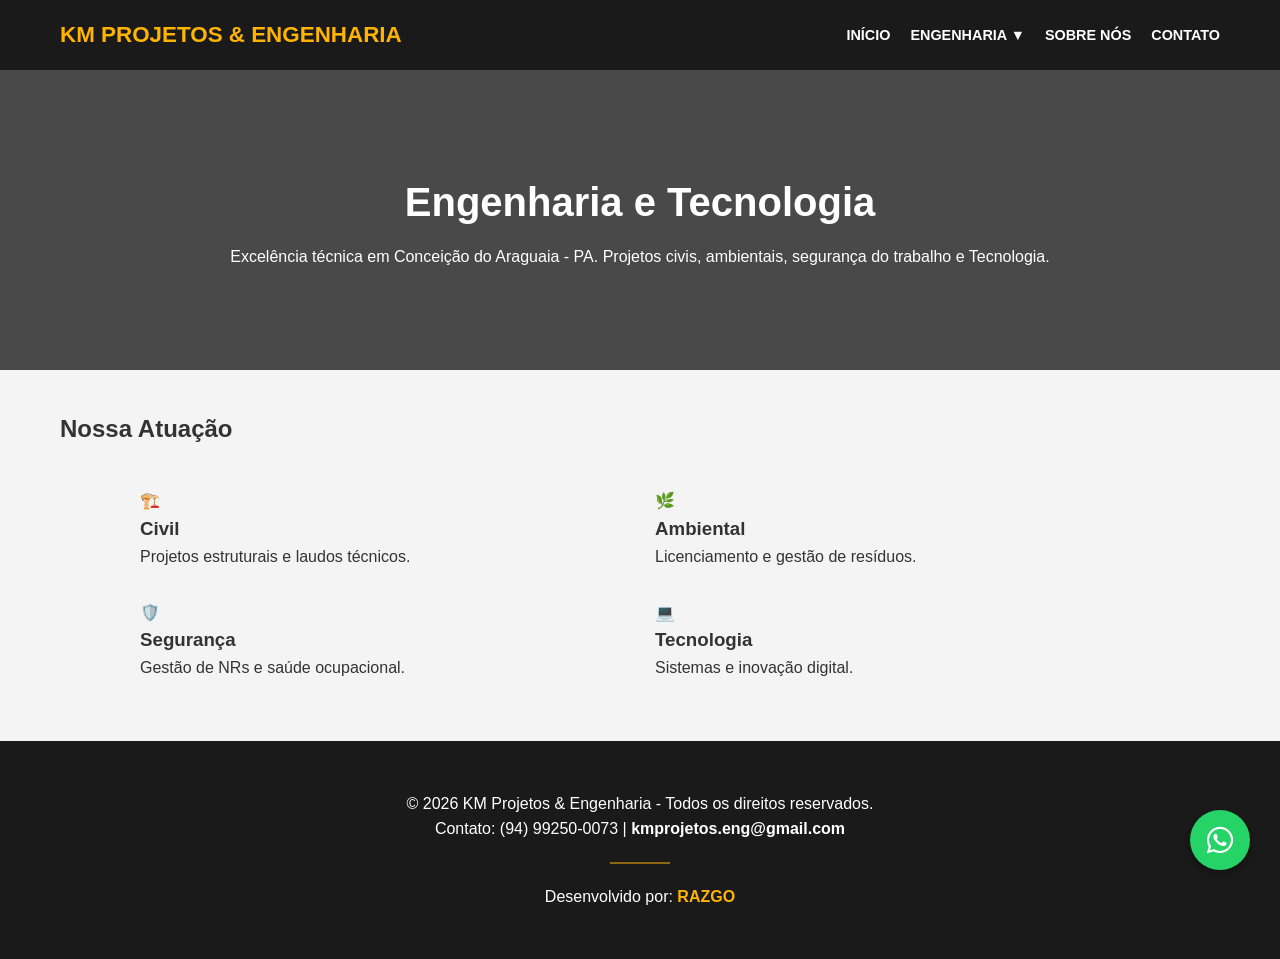
<file: index.html>
<!DOCTYPE html>
<html lang="pt-br">
<head>
    <meta charset="UTF-8">
    <meta name="viewport" content="width=device-width, initial-scale=1.0">
    <link rel="icon" type="image/png" sizes="32x32" href="/favicon.png">
    <link rel="icon" type="image/png" sizes="16x16" href="/favicon.png">
    <link rel="shortcut icon" href="/favicon.png">
    <title>KM PROJETOS & ENGENHARIA | Início</title>
    <link rel="stylesheet" href="style.css">
    <link rel="stylesheet" href="https://cdnjs.cloudflare.com/ajax/libs/font-awesome/6.0.0/css/all.min.css">
</head>
<body>
    <header>
        <nav class="navbar">
            <div class="logo">KM PROJETOS & ENGENHARIA</div>
            
            <input type="checkbox" id="menu-check" style="display: none;">
            <label for="menu-check" class="menu-btn"><i class="fas fa-bars"></i></label>
            
            <ul class="nav-links">
                <li><a href="index.html">INÍCIO</a></li>
                <li class="dropdown" onclick="void(0)">
                    <a href="#">ENGENHARIA ▼</a>
                    <ul class="dropdown-content">
                        <li><a href="engenharia/civil.html">CIVIL</a></li>
                        <li><a href="engenharia/ambiental.html">AMBIENTAL</a></li>
                        <li><a href="engenharia/segurança.html">SEGURANÇA</a></li>
                        <li><a href="engenharia/tecnologia.html">TECNOLOGIA</a></li>
                    </ul>
                </li>
                <li><a href="sobre.html">SOBRE NÓS</a></li>
                <li><a href="contato.html">CONTATO</a></li>
            </ul>
            
        </nav>
    </header>

    <main>
        <section class="hero">
            <h1>Engenharia e Tecnologia</h1>
            <p>Excelência técnica em Conceição do Araguaia - PA. Projetos civis, ambientais, segurança do trabalho e Tecnologia.</p>
        </section>

        <section class="container">
            <h2>Nossa Atuação</h2>
            <div class="grid-servicos">
                <div class="card"><span class="icon">🏗️</span><h3>Civil</h3><p>Projetos estruturais e laudos técnicos.</p></div>
                <div class="card"><span class="icon">🌿</span><h3>Ambiental</h3><p>Licenciamento e gestão de resíduos.</p></div>
                <div class="card"><span class="icon">🛡️</span><h3>Segurança</h3><p>Gestão de NRs e saúde ocupacional.</p></div>
                <div class="card"><span class="icon">💻</span><h3>Tecnologia</h3><p>Sistemas e inovação digital.</p></div>
            </div>
        </section>
    </main>

    <footer>
        <div class="footer-content">
            <p>&copy; 2026 KM Projetos & Engenharia - Todos os direitos reservados.</p>
            <p>Contato: (94) 99250-0073 | <strong>kmprojetos.eng@gmail.com</strong></p>
            <hr style="width: 60px; margin: 20px auto; border: 1px solid #ffb400; opacity: 0.5;">
            <p>Desenvolvido por: <a href="https://razgo.com.br" target="_blank" style="color: #ffb400; text-decoration: none; font-weight: bold;">RAZGO</a></p>
        </div>
    </footer>
    
    <a href="https://wa.me/5594992500073" class="whatsapp-float" target="_blank">
        <i class="fab fa-whatsapp"></i>
    </a>
    
</body>
</html>
</file>
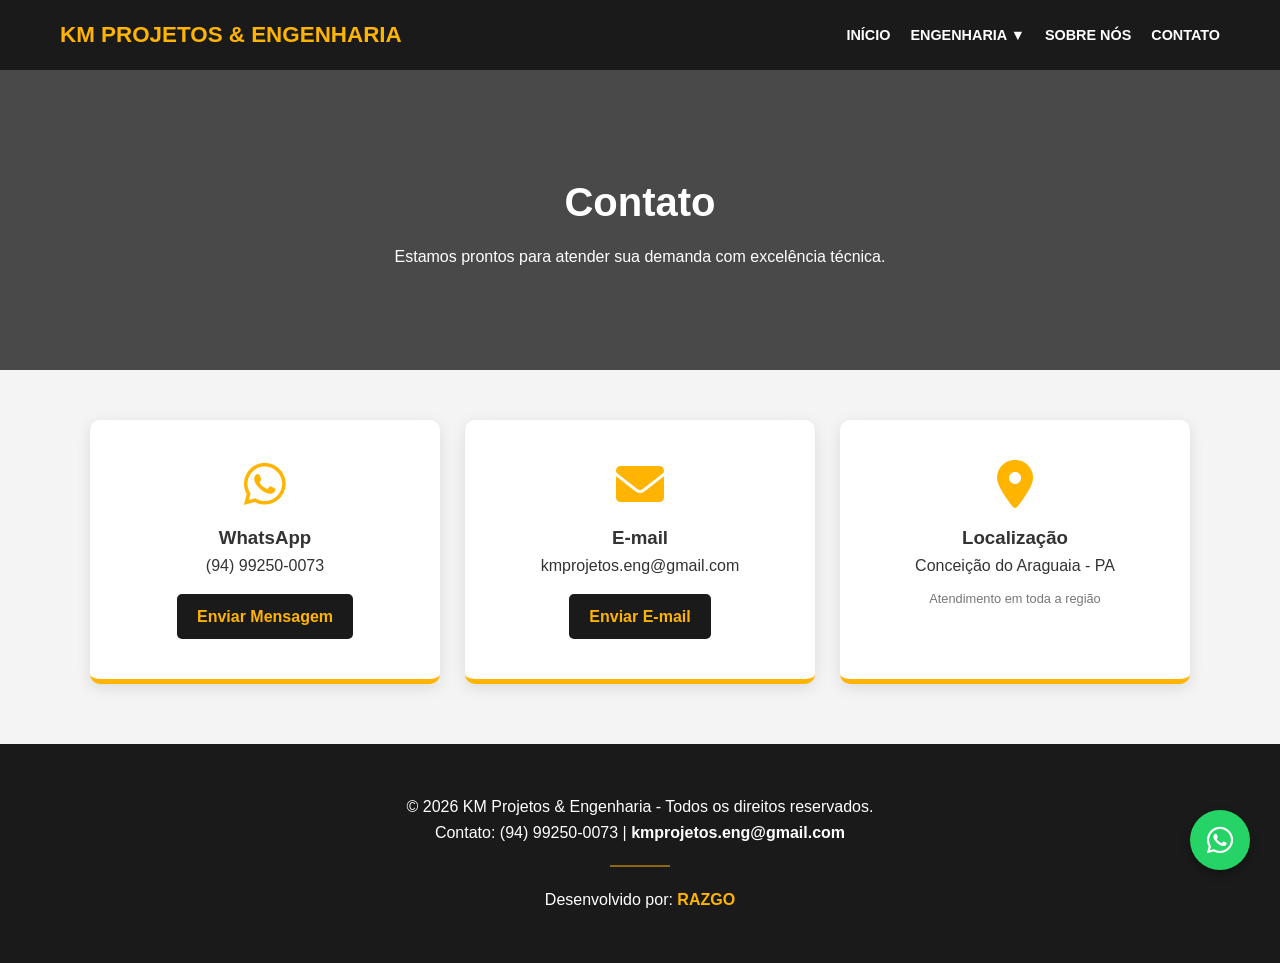
<file: contato.html>
<!DOCTYPE html>
<html lang="pt-br">
<head>
    <meta charset="UTF-8">
    <meta name="viewport" content="width=device-width, initial-scale=1.0">
    <link rel="icon" type="image/png" sizes="32x32" href="/favicon.png">
    <link rel="icon" type="image/png" sizes="16x16" href="/favicon.png">
    <link rel="shortcut icon" href="/favicon.png">
    <title>Contato | KM PROJETOS & ENGENHARIA</title>
    <link rel="stylesheet" href="style.css">
    <link rel="stylesheet" href="https://cdnjs.cloudflare.com/ajax/libs/font-awesome/6.0.0/css/all.min.css">
</head>
<body>
    <header>
        <nav class="navbar">
            <div class="logo">KM PROJETOS & ENGENHARIA</div>
            
            <input type="checkbox" id="menu-check" style="display: none;">
            <label for="menu-check" class="menu-btn"><i class="fas fa-bars"></i></label>
            
            <ul class="nav-links">
                <li><a href="index.html">INÍCIO</a></li>
                <li class="dropdown" onclick="void(0)">
                    <a href="#">ENGENHARIA ▼</a>
                    <ul class="dropdown-content">
                        <li><a href="civil.html">CIVIL</a></li>
                        <li><a href="ambiental.html">AMBIENTAL</a></li>
                        <li><a href="segurança.html">SEGURANÇA</a></li>
                        <li><a href="tecnologia.html">TECNOLOGIA</a></li>
                    </ul>
                </li>
                <li><a href="sobre.html">SOBRE NÓS</a></li>
                <li><a href="contato.html">CONTATO</a></li>
            </ul>

        </nav>
    </header>

    <section class="hero">
        <h1>Contato</h1>
        <p>Estamos prontos para atender sua demanda com excelência técnica.</p>
    </section>

    <main class="container">
        <div class="contato-grid">
            
            <div class="contato-card">
                <i class="fab fa-whatsapp contato-icon"></i>
                <h3>WhatsApp</h3>
                <p>(94) 99250-0073</p>
                <a href="https://wa.me/5594992500073" target="_blank" class="btn-contato">Enviar Mensagem</a>
            </div>

            <div class="contato-card">
                <i class="fas fa-envelope contato-icon"></i>
                <h3>E-mail</h3>
                <p>kmprojetos.eng@gmail.com</p>
                <a href="mailto:kmprojetos.eng@gmail.com" class="btn-contato">Enviar E-mail</a>
            </div>

            <div class="contato-card">
                <i class="fas fa-map-marker-alt contato-icon"></i>
                <h3>Localização</h3>
                <p>Conceição do Araguaia - PA</p>
                <p style="font-size: 0.8rem; color: #777; margin-top: 10px;">Atendimento em toda a região</p>
            </div>

        </div>
    </main>

    <footer>
        <div class="footer-content">
            <p>&copy; 2026 KM Projetos & Engenharia - Todos os direitos reservados.</p>
            <p>Contato: (94) 99250-0073 | <strong>kmprojetos.eng@gmail.com</strong></p>
            <hr style="width: 60px; margin: 20px auto; border: 1px solid #ffb400; opacity: 0.5;">
            <p>Desenvolvido por: <a href="https://razgo.com.br" target="_blank" style="color: #ffb400; text-decoration: none; font-weight: bold;">RAZGO</a></p>
        </div>
    </footer>

    <a href="https://wa.me/5594992500073" class="whatsapp-float" target="_blank">
        <i class="fab fa-whatsapp"></i>
    </a>

</body>
</html>
</file>
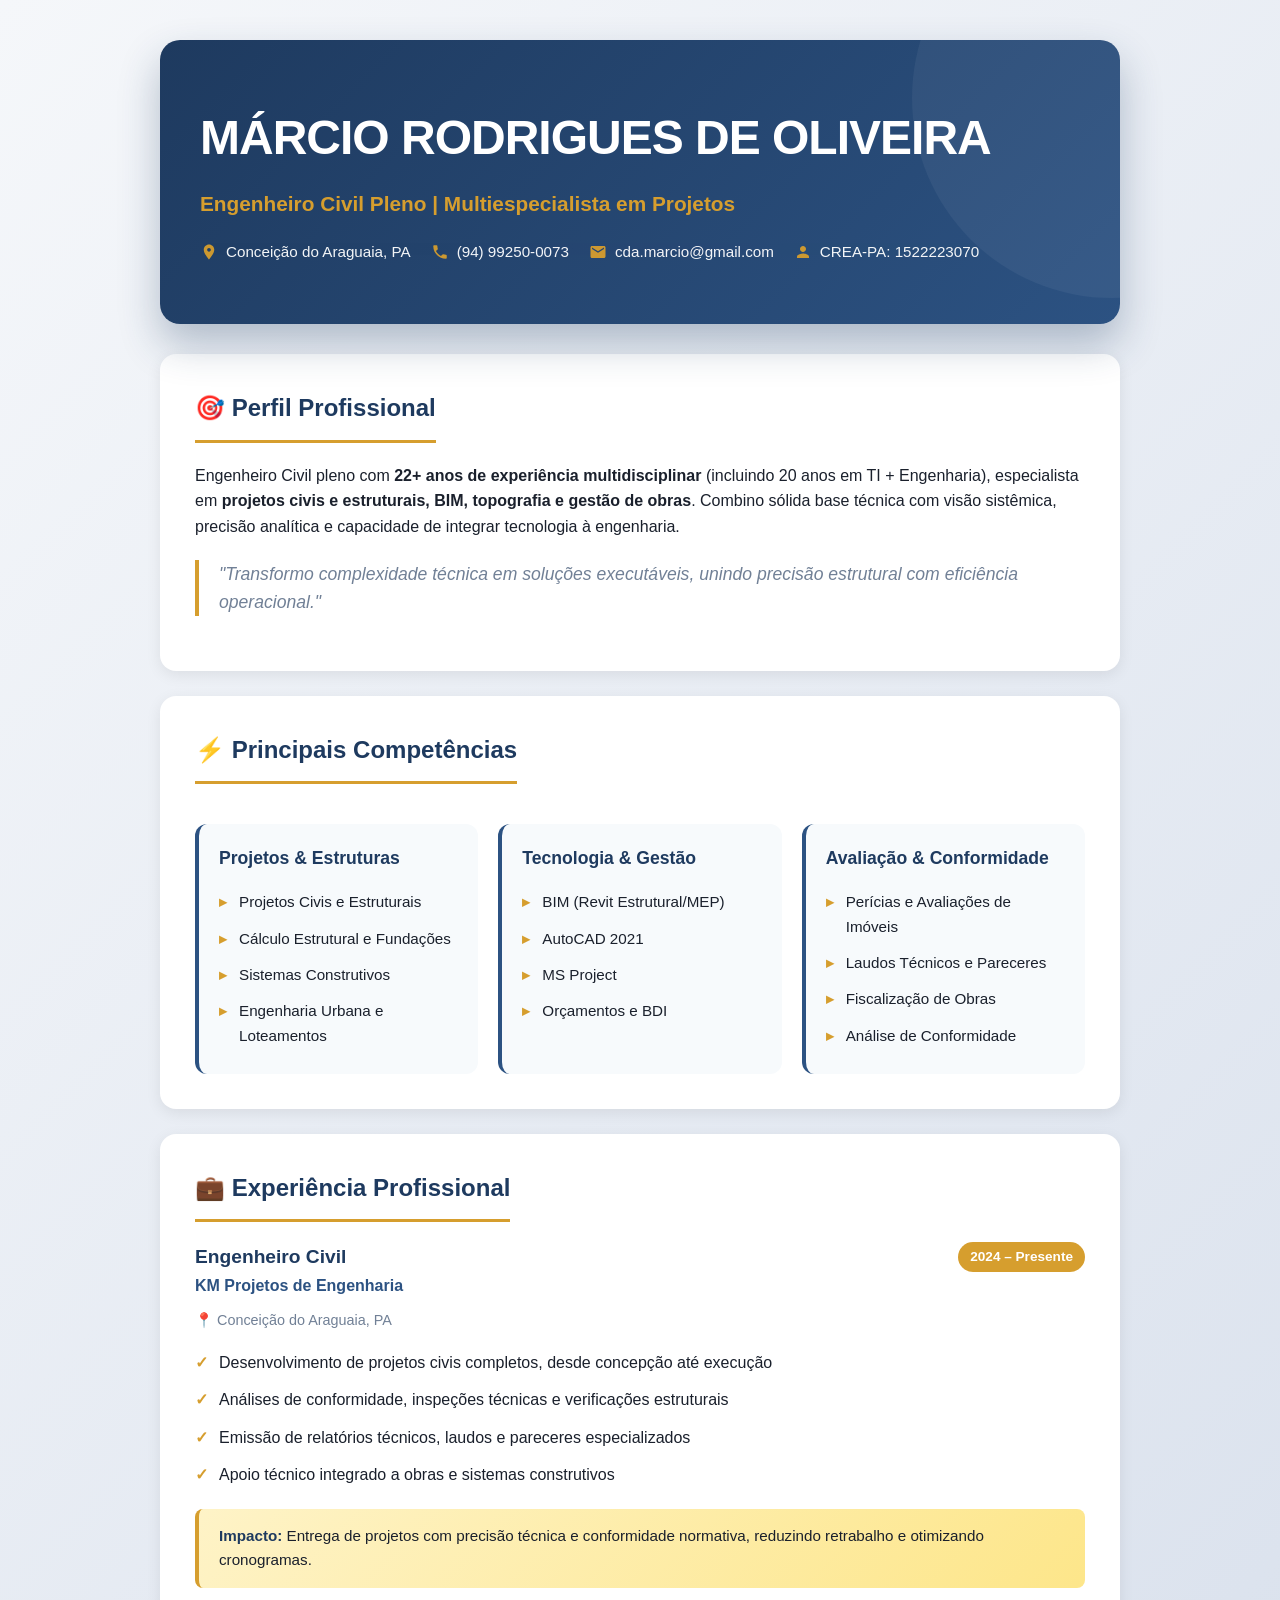
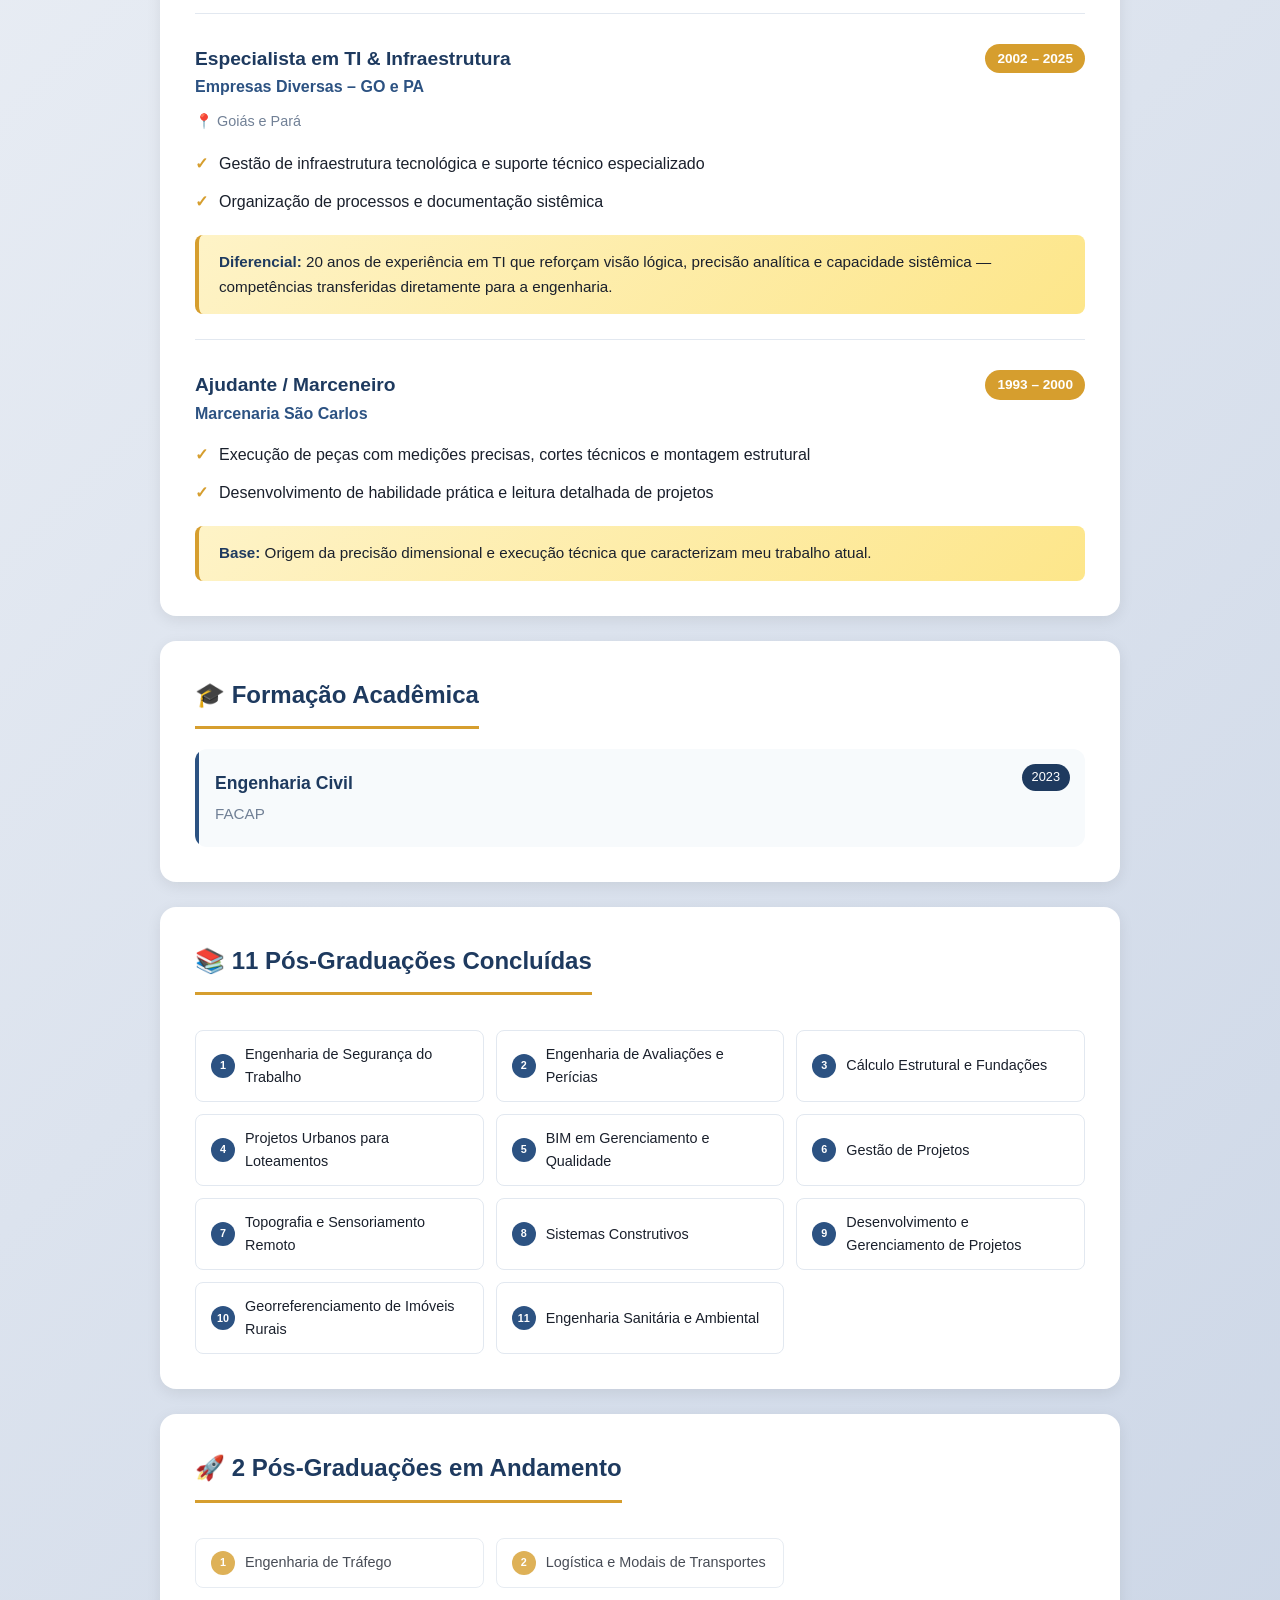
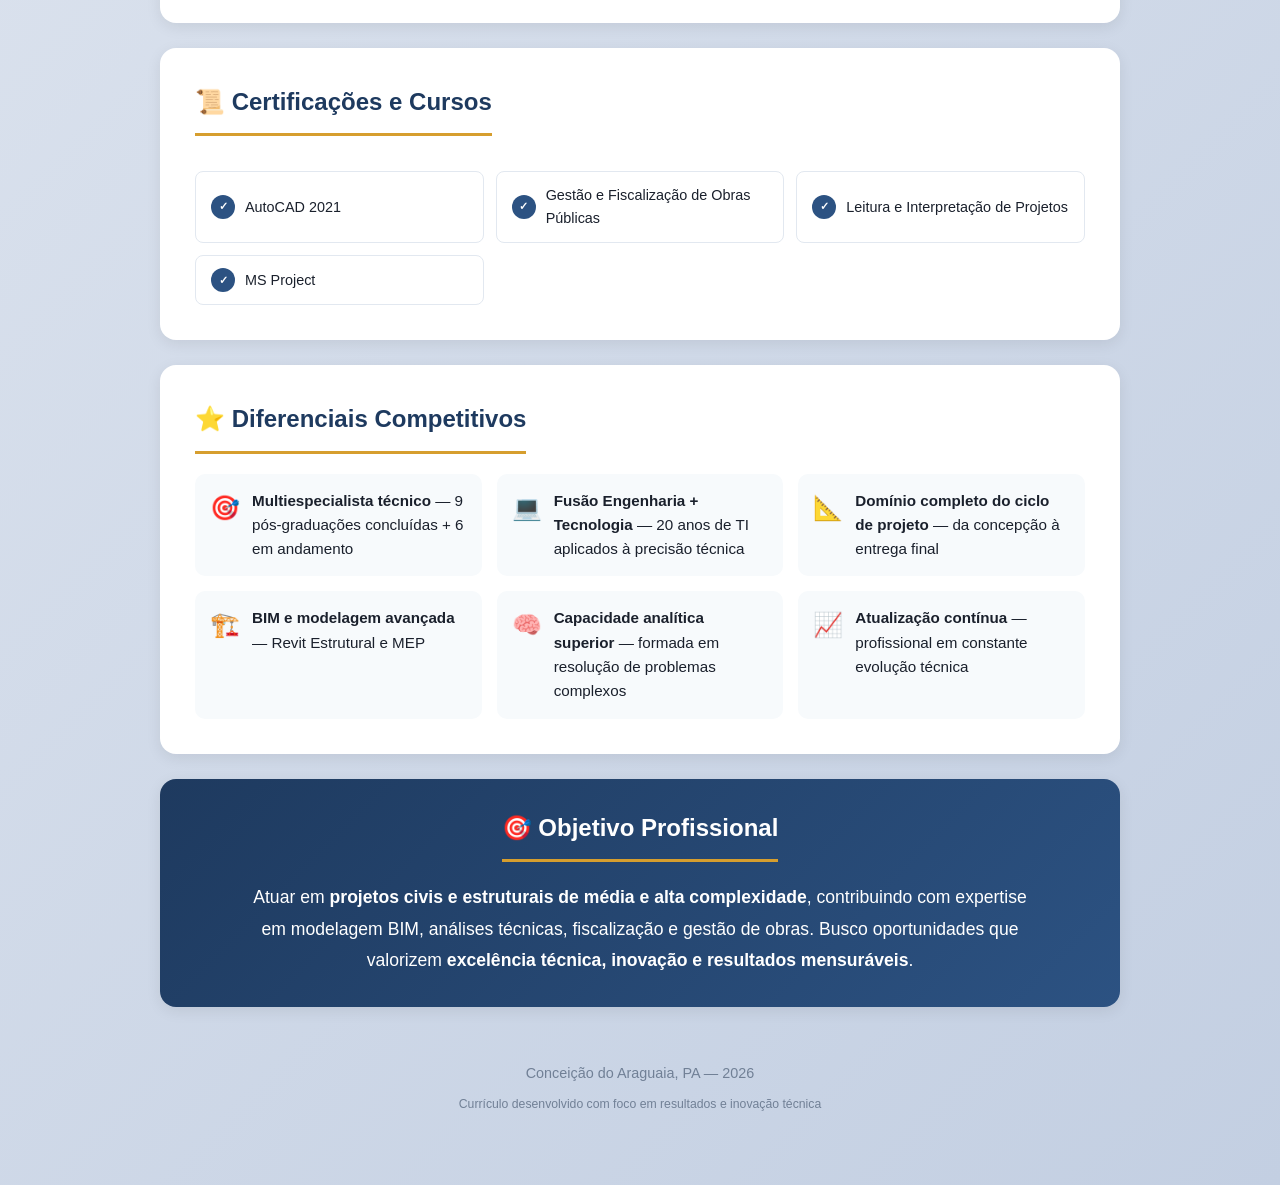
<file: marcio.html>
<!DOCTYPE html>
<html lang="pt-BR">
<head>
    <meta charset="UTF-8">
    <meta name="viewport" content="width=device-width, initial-scale=1.0">
    <title>Márcio Rodrigues de Oliveira - Engenheiro Civil Pleno</title>
    <style>
        * {
            margin: 0;
            padding: 0;
            box-sizing: border-box;
        }

        :root {
            --primary: #1e3a5f;
            --secondary: #2c5282;
            --accent: #d69e2e;
            --light: #f7fafc;
            --dark: #1a202c;
            --gray: #718096;
            --border: #e2e8f0;
        }

        body {
            font-family: 'Segoe UI', Tahoma, Geneva, Verdana, sans-serif;
            background: linear-gradient(135deg, #f5f7fa 0%, #c3cfe2 100%);
            color: var(--dark);
            line-height: 1.6;
            min-height: 100vh;
        }

        .container {
            max-width: 1000px;
            margin: 0 auto;
            padding: 40px 20px;
        }

        header {
            background: linear-gradient(135deg, var(--primary) 0%, var(--secondary) 100%);
            color: white;
            padding: 60px 40px;
            border-radius: 20px;
            margin-bottom: 30px;
            box-shadow: 0 20px 40px rgba(30, 58, 95, 0.3);
            position: relative;
            overflow: hidden;
        }

        header::before {
            content: '';
            position: absolute;
            top: -50%;
            right: -20%;
            width: 400px;
            height: 400px;
            background: rgba(255,255,255,0.05);
            border-radius: 50%;
        }

        .header-content {
            position: relative;
            z-index: 1;
        }

        h1 {
            font-size: 3em;
            font-weight: 700;
            margin-bottom: 10px;
            letter-spacing: -1px;
        }

        .subtitle {
            font-size: 1.3em;
            color: var(--accent);
            font-weight: 600;
            margin-bottom: 20px;
        }

        .contact-info {
            display: flex;
            flex-wrap: wrap;
            gap: 20px;
            font-size: 0.95em;
            opacity: 0.95;
        }

        .contact-info span {
            display: flex;
            align-items: center;
            gap: 8px;
        }

        .contact-info svg {
            width: 18px;
            height: 18px;
            fill: var(--accent);
        }

        .section {
            background: white;
            border-radius: 16px;
            padding: 35px;
            margin-bottom: 25px;
            box-shadow: 0 4px 15px rgba(0,0,0,0.08);
            transition: transform 0.3s ease, box-shadow 0.3s ease;
        }

        .section:hover {
            transform: translateY(-3px);
            box-shadow: 0 8px 25px rgba(0,0,0,0.12);
        }

        h2 {
            color: var(--primary);
            font-size: 1.5em;
            margin-bottom: 20px;
            padding-bottom: 12px;
            border-bottom: 3px solid var(--accent);
            display: inline-block;
        }

        .profile-text {
            font-size: 1.1em;
            color: var(--gray);
            font-style: italic;
            border-left: 4px solid var(--accent);
            padding-left: 20px;
            margin: 20px 0;
        }

        .skills-grid {
            display: grid;
            grid-template-columns: repeat(auto-fit, minmax(280px, 1fr));
            gap: 20px;
            margin-top: 20px;
        }

        .skill-category {
            background: var(--light);
            padding: 20px;
            border-radius: 12px;
            border-left: 4px solid var(--secondary);
        }

        .skill-category h3 {
            color: var(--primary);
            font-size: 1.1em;
            margin-bottom: 12px;
        }

        .skill-category ul {
            list-style: none;
        }

        .skill-category li {
            padding: 6px 0;
            padding-left: 20px;
            position: relative;
            font-size: 0.95em;
        }

        .skill-category li::before {
            content: '▸';
            position: absolute;
            left: 0;
            color: var(--accent);
            font-weight: bold;
        }

        .experience-item {
            margin-bottom: 30px;
            padding-bottom: 25px;
            border-bottom: 1px solid var(--border);
        }

        .experience-item:last-child {
            border-bottom: none;
            margin-bottom: 0;
            padding-bottom: 0;
        }

        .exp-header {
            display: flex;
            justify-content: space-between;
            align-items: flex-start;
            margin-bottom: 10px;
            flex-wrap: wrap;
            gap: 10px;
        }

        .exp-title {
            font-size: 1.2em;
            color: var(--primary);
            font-weight: 700;
        }

        .exp-company {
            color: var(--secondary);
            font-weight: 600;
            font-size: 1em;
        }

        .exp-date {
            background: var(--accent);
            color: white;
            padding: 4px 12px;
            border-radius: 20px;
            font-size: 0.85em;
            font-weight: 600;
        }

        .exp-location {
            color: var(--gray);
            font-size: 0.9em;
            margin-bottom: 12px;
        }

        .exp-list {
            list-style: none;
            margin-top: 10px;
        }

        .exp-list li {
            padding: 6px 0;
            padding-left: 24px;
            position: relative;
        }

        .exp-list li::before {
            content: '✓';
            position: absolute;
            left: 0;
            color: var(--accent);
            font-weight: bold;
        }

        .highlight-box {
            background: linear-gradient(135deg, #fef3c7 0%, #fde68a 100%);
            border-left: 4px solid var(--accent);
            padding: 15px 20px;
            border-radius: 8px;
            margin-top: 15px;
            font-size: 0.95em;
            color: var(--dark);
        }

        .highlight-box strong {
            color: var(--primary);
        }

        .education-grid {
            display: grid;
            grid-template-columns: repeat(auto-fit, minmax(300px, 1fr));
            gap: 20px;
        }

        .edu-item {
            background: var(--light);
            padding: 20px;
            border-radius: 12px;
            position: relative;
            overflow: hidden;
        }

        .edu-item::before {
            content: '';
            position: absolute;
            top: 0;
            left: 0;
            width: 4px;
            height: 100%;
            background: var(--secondary);
        }

        .edu-degree {
            font-weight: 700;
            color: var(--primary);
            font-size: 1.1em;
            margin-bottom: 5px;
        }

        .edu-school {
            color: var(--gray);
            font-size: 0.95em;
        }

        .edu-year {
            position: absolute;
            top: 15px;
            right: 15px;
            background: var(--primary);
            color: white;
            padding: 3px 10px;
            border-radius: 15px;
            font-size: 0.8em;
        }

        .post-list {
            display: grid;
            grid-template-columns: repeat(auto-fill, minmax(250px, 1fr));
            gap: 12px;
            margin-top: 15px;
        }

        .post-item {
            background: white;
            padding: 12px 15px;
            border-radius: 8px;
            border: 1px solid var(--border);
            font-size: 0.9em;
            display: flex;
            align-items: center;
            gap: 10px;
            transition: all 0.2s;
        }

        .post-item:hover {
            border-color: var(--secondary);
            background: var(--light);
        }

        .post-number {
            background: var(--secondary);
            color: white;
            width: 24px;
            height: 24px;
            border-radius: 50%;
            display: flex;
            align-items: center;
            justify-content: center;
            font-size: 0.75em;
            font-weight: bold;
            flex-shrink: 0;
        }

        .ongoing {
            opacity: 0.8;
        }

        .ongoing .post-number {
            background: var(--accent);
        }

        .differentials {
            display: grid;
            grid-template-columns: repeat(auto-fit, minmax(250px, 1fr));
            gap: 15px;
        }

        .diff-item {
            display: flex;
            align-items: flex-start;
            gap: 12px;
            padding: 15px;
            background: var(--light);
            border-radius: 10px;
        }

        .diff-icon {
            font-size: 1.5em;
            flex-shrink: 0;
        }

        .diff-text {
            font-size: 0.95em;
            color: var(--dark);
        }

        .objective {
            background: linear-gradient(135deg, var(--primary) 0%, var(--secondary) 100%);
            color: white;
            padding: 30px;
            border-radius: 16px;
            text-align: center;
        }

        .objective h2 {
            color: white;
            border-bottom-color: var(--accent);
        }

        .objective p {
            font-size: 1.1em;
            line-height: 1.8;
            max-width: 800px;
            margin: 0 auto;
        }

        footer {
            text-align: center;
            padding: 30px;
            color: var(--gray);
            font-size: 0.9em;
        }

        @media print {
            body {
                background: white;
            }
            .section {
                box-shadow: none;
                border: 1px solid var(--border);
                break-inside: avoid;
            }
            header {
                box-shadow: none;
            }
        }

        @media (max-width: 768px) {
            h1 {
                font-size: 2em;
            }
            .exp-header {
                flex-direction: column;
            }
            .contact-info {
                flex-direction: column;
                gap: 10px;
            }
        }
    </style>
</head>
<body>
    <div class="container">
        <header>
            <div class="header-content">
                <h1>MÁRCIO RODRIGUES DE OLIVEIRA</h1>
                <div class="subtitle">Engenheiro Civil Pleno | Multiespecialista em Projetos</div>
                <div class="contact-info">
                    <span>
                        <svg viewBox="0 0 24 24"><path d="M12 2C8.13 2 5 5.13 5 9c0 5.25 7 13 7 13s7-7.75 7-13c0-3.87-3.13-7-7-7zm0 9.5c-1.38 0-2.5-1.12-2.5-2.5s1.12-2.5 2.5-2.5 2.5 1.12 2.5 2.5-1.12 2.5-2.5 2.5z"/></svg>
                        Conceição do Araguaia, PA
                    </span>
                    <span>
                        <svg viewBox="0 0 24 24"><path d="M6.62 10.79c1.44 2.83 3.76 5.14 6.59 6.59l2.2-2.2c.27-.27.67-.36 1.02-.24 1.12.37 2.33.57 3.57.57.55 0 1 .45 1 1V20c0 .55-.45 1-1 1-9.39 0-17-7.61-17-17 0-.55.45-1 1-1h3.5c.55 0 1 .45 1 1 0 1.25.2 2.45.57 3.57.11.35.03.74-.25 1.02l-2.2 2.2z"/></svg>
                        (94) 99250-0073
                    </span>
                    <span>
                        <svg viewBox="0 0 24 24"><path d="M20 4H4c-1.1 0-1.99.9-1.99 2L2 18c0 1.1.9 2 2 2h16c1.1 0 2-.9 2-2V6c0-1.1-.9-2-2-2zm0 4l-8 5-8-5V6l8 5 8-5v2z"/></svg>
                        cda.marcio@gmail.com
                    </span>
                    <span>
                        <svg viewBox="0 0 24 24"><path d="M12 12c2.21 0 4-1.79 4-4s-1.79-4-4-4-4 1.79-4 4 1.79 4 4 4zm0 2c-2.67 0-8 1.34-8 4v2h16v-2c0-2.66-5.33-4-8-4z"/></svg>
                        CREA-PA: 1522223070
                    </span>
                </div>
            </div>
        </header>

        <section class="section">
            <h2>🎯 Perfil Profissional</h2>
            <p>Engenheiro Civil pleno com <strong>22+ anos de experiência multidisciplinar</strong> (incluindo 20 anos em TI + Engenharia), especialista em <strong>projetos civis e estruturais, BIM, topografia e gestão de obras</strong>. Combino sólida base técnica com visão sistêmica, precisão analítica e capacidade de integrar tecnologia à engenharia.</p>
            <div class="profile-text">
                "Transformo complexidade técnica em soluções executáveis, unindo precisão estrutural com eficiência operacional."
            </div>
        </section>

        <section class="section">
            <h2>⚡ Principais Competências</h2>
            <div class="skills-grid">
                <div class="skill-category">
                    <h3>Projetos & Estruturas</h3>
                    <ul>
                        <li>Projetos Civis e Estruturais</li>
                        <li>Cálculo Estrutural e Fundações</li>
                        <li>Sistemas Construtivos</li>
                        <li>Engenharia Urbana e Loteamentos</li>
                    </ul>
                </div>
                <div class="skill-category">
                    <h3>Tecnologia & Gestão</h3>
                    <ul>
                        <li>BIM (Revit Estrutural/MEP)</li>
                        <li>AutoCAD 2021</li>
                        <li>MS Project</li>
                        <li>Orçamentos e BDI</li>
                    </ul>
                </div>
                <div class="skill-category">
                    <h3>Avaliação & Conformidade</h3>
                    <ul>
                        <li>Perícias e Avaliações de Imóveis</li>
                        <li>Laudos Técnicos e Pareceres</li>
                        <li>Fiscalização de Obras</li>
                        <li>Análise de Conformidade</li>
                    </ul>
                </div>
            </div>
        </section>

        <section class="section">
            <h2>💼 Experiência Profissional</h2>

            <div class="experience-item">
                <div class="exp-header">
                    <div>
                        <div class="exp-title">Engenheiro Civil</div>
                        <div class="exp-company">KM Projetos de Engenharia</div>
                    </div>
                    <span class="exp-date">2024 – Presente</span>
                </div>
                <div class="exp-location">📍 Conceição do Araguaia, PA</div>
                <ul class="exp-list">
                    <li>Desenvolvimento de projetos civis completos, desde concepção até execução</li>
                    <li>Análises de conformidade, inspeções técnicas e verificações estruturais</li>
                    <li>Emissão de relatórios técnicos, laudos e pareceres especializados</li>
                    <li>Apoio técnico integrado a obras e sistemas construtivos</li>
                </ul>
                <div class="highlight-box">
                    <strong>Impacto:</strong> Entrega de projetos com precisão técnica e conformidade normativa, reduzindo retrabalho e otimizando cronogramas.
                </div>
            </div>

            <div class="experience-item">
                <div class="exp-header">
                    <div>
                        <div class="exp-title">Especialista em TI & Infraestrutura</div>
                        <div class="exp-company">Empresas Diversas – GO e PA</div>
                    </div>
                    <span class="exp-date">2002 – 2025</span>
                </div>
                <div class="exp-location">📍 Goiás e Pará</div>
                <ul class="exp-list">
                    <li>Gestão de infraestrutura tecnológica e suporte técnico especializado</li>
                    <li>Organização de processos e documentação sistêmica</li>
                </ul>
                <div class="highlight-box">
                    <strong>Diferencial:</strong> 20 anos de experiência em TI que reforçam visão lógica, precisão analítica e capacidade sistêmica — competências transferidas diretamente para a engenharia.
                </div>
            </div>

            <div class="experience-item">
                <div class="exp-header">
                    <div>
                        <div class="exp-title">Ajudante / Marceneiro</div>
                        <div class="exp-company">Marcenaria São Carlos</div>
                    </div>
                    <span class="exp-date">1993 – 2000</span>
                </div>
                <ul class="exp-list">
                    <li>Execução de peças com medições precisas, cortes técnicos e montagem estrutural</li>
                    <li>Desenvolvimento de habilidade prática e leitura detalhada de projetos</li>
                </ul>
                <div class="highlight-box">
                    <strong>Base:</strong> Origem da precisão dimensional e execução técnica que caracterizam meu trabalho atual.
                </div>
            </div>
        </section>

        <section class="section">
            <h2>🎓 Formação Acadêmica</h2>
            <div class="education-grid">
                <div class="edu-item">
                    <span class="edu-year">2023</span>
                    <div class="edu-degree">Engenharia Civil</div>
                    <div class="edu-school">FACAP</div>
                </div>
            </div>
        </section>

        <section class="section">
            <h2>📚 11 Pós-Graduações Concluídas</h2>
            <div class="post-list">
                <div class="post-item"><span class="post-number">1</span>Engenharia de Segurança do Trabalho</div>
                <div class="post-item"><span class="post-number">2</span>Engenharia de Avaliações e Perícias</div>
                <div class="post-item"><span class="post-number">3</span>Cálculo Estrutural e Fundações</div>
                <div class="post-item"><span class="post-number">4</span>Projetos Urbanos para Loteamentos</div>
                <div class="post-item"><span class="post-number">5</span>BIM em Gerenciamento e Qualidade</div>
                <div class="post-item"><span class="post-number">6</span>Gestão de Projetos</div>
                <div class="post-item"><span class="post-number">7</span>Topografia e Sensoriamento Remoto</div>
                <div class="post-item"><span class="post-number">8</span>Sistemas Construtivos</div>
                <div class="post-item"><span class="post-number">9</span>Desenvolvimento e Gerenciamento de Projetos</div>
                <div class="post-item"><span class="post-number">10</span>Georreferenciamento de Imóveis Rurais</div>
                <div class="post-item"><span class="post-number">11</span>Engenharia Sanitária e Ambiental</div>
            </div>
        </section>

        <section class="section">
            <h2>🚀 2 Pós-Graduações em Andamento</h2>
            <div class="post-list">
                <div class="post-item ongoing"><span class="post-number">1</span>Engenharia de Tráfego</div>
                <div class="post-item ongoing"><span class="post-number">2</span>Logística e Modais de Transportes</div>
            </div>
        </section>

        <section class="section">
            <h2>📜 Certificações e Cursos</h2>
            <div class="post-list">
                <div class="post-item"><span class="post-number">✓</span>AutoCAD 2021</div>
                <div class="post-item"><span class="post-number">✓</span>Gestão e Fiscalização de Obras Públicas</div>
                <div class="post-item"><span class="post-number">✓</span>Leitura e Interpretação de Projetos</div>
                <div class="post-item"><span class="post-number">✓</span>MS Project</div>
            </div>
        </section>

        <section class="section">
            <h2>⭐ Diferenciais Competitivos</h2>
            <div class="differentials">
                <div class="diff-item">
                    <span class="diff-icon">🎯</span>
                    <span class="diff-text"><strong>Multiespecialista técnico</strong> — 9 pós-graduações concluídas + 6 em andamento</span>
                </div>
                <div class="diff-item">
                    <span class="diff-icon">💻</span>
                    <span class="diff-text"><strong>Fusão Engenharia + Tecnologia</strong> — 20 anos de TI aplicados à precisão técnica</span>
                </div>
                <div class="diff-item">
                    <span class="diff-icon">📐</span>
                    <span class="diff-text"><strong>Domínio completo do ciclo de projeto</strong> — da concepção à entrega final</span>
                </div>
                <div class="diff-item">
                    <span class="diff-icon">🏗️</span>
                    <span class="diff-text"><strong>BIM e modelagem avançada</strong> — Revit Estrutural e MEP</span>
                </div>
                <div class="diff-item">
                    <span class="diff-icon">🧠</span>
                    <span class="diff-text"><strong>Capacidade analítica superior</strong> — formada em resolução de problemas complexos</span>
                </div>
                <div class="diff-item">
                    <span class="diff-icon">📈</span>
                    <span class="diff-text"><strong>Atualização contínua</strong> — profissional em constante evolução técnica</span>
                </div>
            </div>
        </section>

        <section class="section objective">
            <h2>🎯 Objetivo Profissional</h2>
            <p>Atuar em <strong>projetos civis e estruturais de média e alta complexidade</strong>, contribuindo com expertise em modelagem BIM, análises técnicas, fiscalização e gestão de obras. Busco oportunidades que valorizem <strong>excelência técnica, inovação e resultados mensuráveis</strong>.</p>
        </section>

        <footer>
            <p>Conceição do Araguaia, PA — 2026</p>
            <p style="margin-top: 10px; font-size: 0.85em;">Currículo desenvolvido com foco em resultados e inovação técnica</p>
        </footer>
    </div>
</body>
</html>
</file>
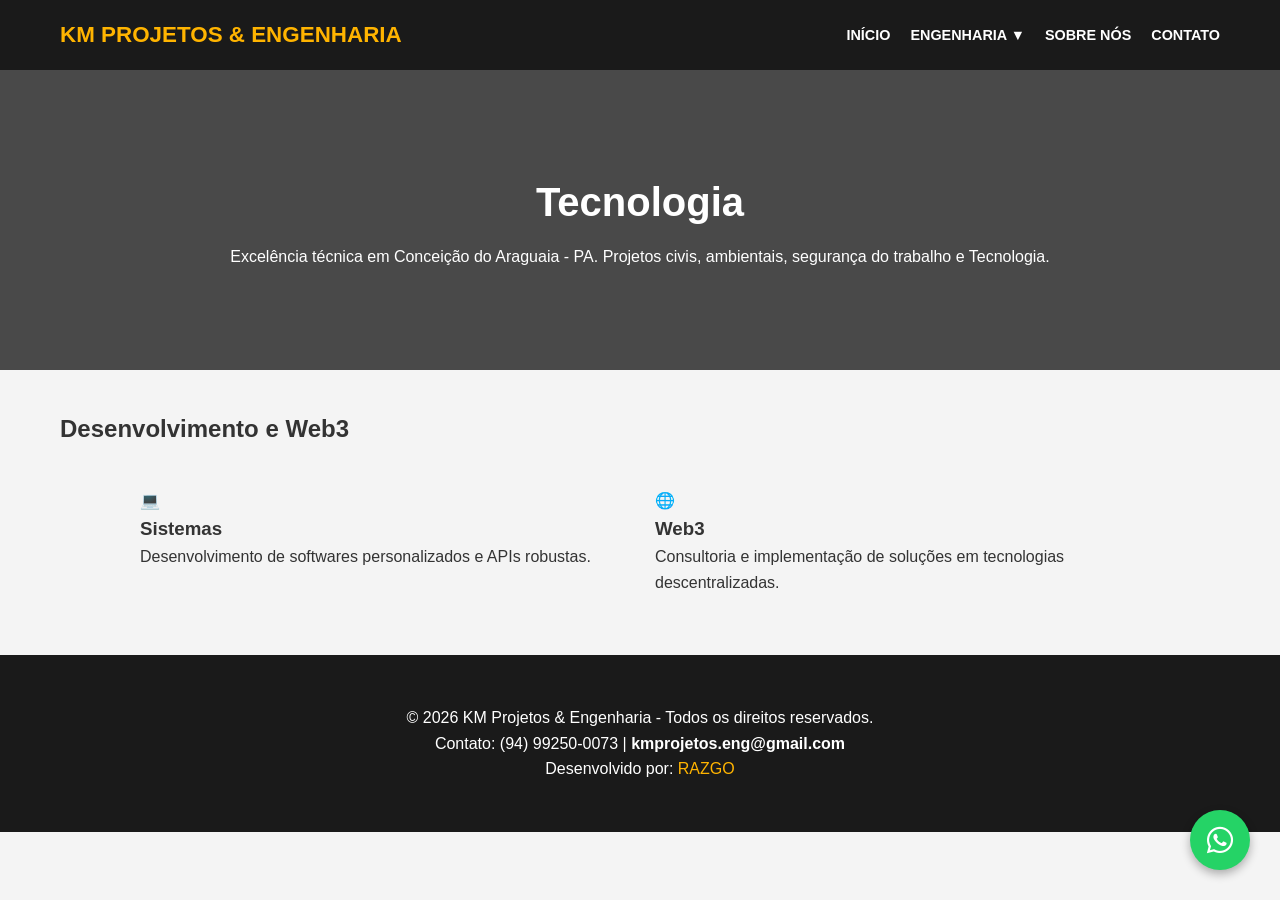
<file: engenharia/computacao.html>
<!DOCTYPE html>
<html lang="pt-br">
<head>
    <meta charset="UTF-8">
    <meta name="viewport" content="width=device-width, initial-scale=1.0">
    <title>KM PROJETOS & ENGENHARIA | Computação</title>
    <link rel="stylesheet" href="../style.css">
    <link rel="stylesheet" href="https://cdnjs.cloudflare.com/ajax/libs/font-awesome/6.0.0/css/all.min.css">
</head>
<body>
    <header>
        <nav class="navbar">
            <div class="logo">KM PROJETOS & ENGENHARIA</div>
            <ul class="nav-links">
                <li><a href="../index.html">INÍCIO</a></li>
                <li class="dropdown">
                    <a href="#">ENGENHARIA ▼</a>
                    <ul class="dropdown-content">
                        <li><a href="civil.html">CIVIL</a></li>
                        <li><a href="ambiental.html">AMBIENTAL</a></li>
                        <li><a href="sst.html">SST</a></li>
                        <li><a href="computacao.html">COMPUTAÇÃO</a></li>
                    </ul>
                </li>
                <li><a href="../sobre.html">SOBRE NÓS</a></li>
                <li><a href="../contato.html">CONTATO</a></li>
            </ul>
        </nav>
    </header>

    <main>
        <section class="hero">
            <h1>Tecnologia</h1>
            <p>Excelência técnica em Conceição do Araguaia - PA. Projetos civis, ambientais, segurança do trabalho e Tecnologia.</p>
        </section>

        <section class="container">
            <h2>Desenvolvimento e Web3</h2>
            <div class="grid-servicos">
                <div class="card">
                    <div class="icon">💻</div>
                    <h3>Sistemas</h3>
                    <p>Desenvolvimento de softwares personalizados e APIs robustas.</p>
                </div>
                <div class="card">
                    <div class="icon">🌐</div>
                    <h3>Web3</h3>
                    <p>Consultoria e implementação de soluções em tecnologias descentralizadas.</p>
                </div>
            </div>
        </section>
    </main>

    <footer>
        <div class="footer-content">
            <p>&copy; 2026 KM Projetos & Engenharia - Todos os direitos reservados.</p>
            <p>Contato: (94) 99250-0073 | <strong>kmprojetos.eng@gmail.com</strong></p>
            <p>Desenvolvido por: <a href="https://razgo.com.br" target="_blank" style="color: #ffb400; text-decoration: none;">RAZGO</a></p>
        </div>
    </footer>

    <a href="https://wa.me/5594992500073" class="whatsapp-float" target="_blank"><i class="fab fa-whatsapp"></i></a>
</body>
</html>
</file>
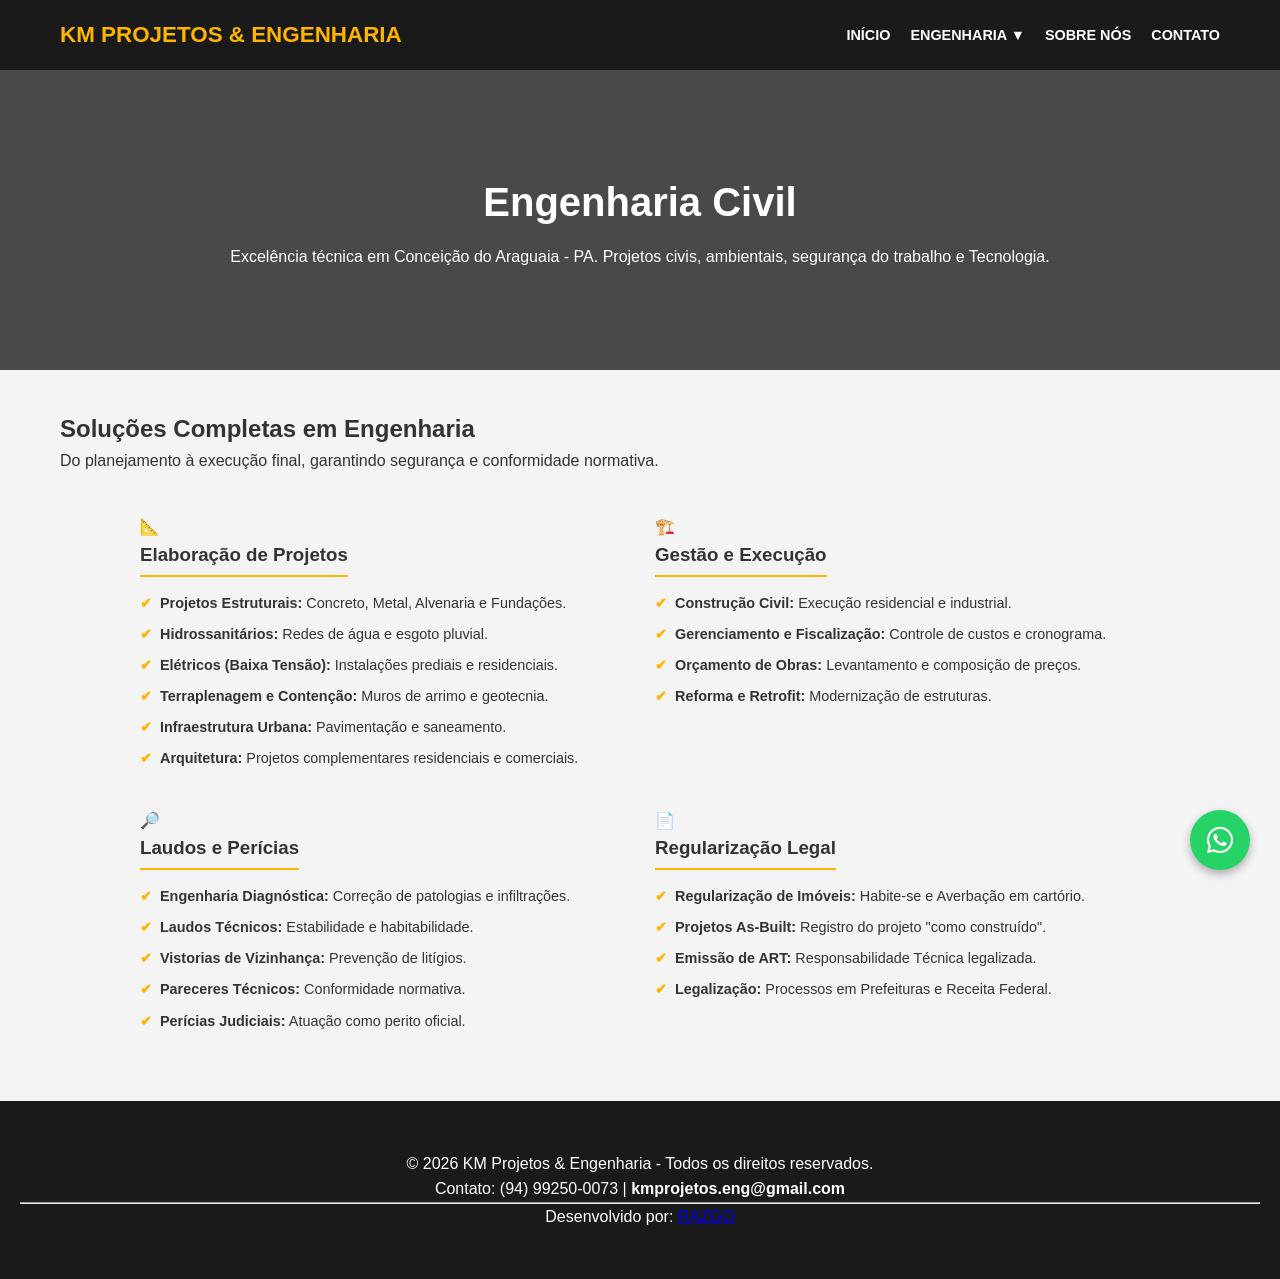
<file: engenharia/saude.html>
<!DOCTYPE html>
<html lang="pt-br">
<head>
    <meta charset="UTF-8">
    <meta name="viewport" content="width=device-width, initial-scale=1.0">
    <title>KM PROJETOS & ENGENHARIA | Civil</title>
    <link rel="stylesheet" href="../style.css">
    <link rel="stylesheet" href="https://cdnjs.cloudflare.com/ajax/libs/font-awesome/6.0.0/css/all.min.css">
    <style>
        /* Ajuste específico para esta página de serviços densos */
        .card h3 { border-bottom: 2px solid #ffb400; display: inline-block; padding-bottom: 5px; margin-bottom: 15px; }
        .card ul { list-style: none; text-align: left; padding: 0; }
        .card ul li { margin-bottom: 8px; font-size: 0.9rem; position: relative; padding-left: 20px; }
        .card ul li::before { content: '✔'; position: absolute; left: 0; color: #ffb400; font-weight: bold; }

        /* AJUSTES PARA FUNCIONAR NO CELULAR SEM MUDAR O DESIGN */
        @media (max-width: 768px) {
            .navbar {
                flex-direction: column;
                padding: 15px;
            }
            .nav-links {
                display: flex;
                flex-wrap: wrap;
                justify-content: center;
                gap: 10px;
                margin-top: 15px;
            }
            .nav-links li { margin: 5px; }
            
            /* Correção do Dropdown no Celular (Toque) */
            .dropdown:hover .dropdown-content, 
            .dropdown:active .dropdown-content {
                display: block !important;
                position: static; /* Faz o menu expandir para baixo em vez de flutuar */
                background: #333;
                width: 100%;
            }
            
            .grid-servicos {
                display: block !important; /* Empilha os cards no celular */
            }
            .card {
                margin-bottom: 20px;
                width: 100%;
            }
            .hero { padding: 40px 20px; }
        }
    </style>
</head>
<body>
    <header>
        <nav class="navbar">
            <div class="logo">KM PROJETOS & ENGENHARIA</div>
            
            <input type="checkbox" id="menu-check" style="display: none;">
            <label for="menu-check" class="menu-btn"><i class="fas fa-bars"></i></label>
            
            <ul class="nav-links">
                <li><a href="../index.html">INÍCIO</a></li>
                
                <li class="dropdown" onclick="void(0)">
                    <a href="#">ENGENHARIA ▼</a>
                    <ul class="dropdown-content">
                        <li><a href="civil.html">CIVIL</a></li>
                        <li><a href="ambiental.html">AMBIENTAL</a></li>
                        <li><a href="saude.html">SEGURANÇA</a></li>
                        <li><a href="tecnologia.html">TECNOLOGIA</a></li>
                    </ul>
                </li>
                
                <li><a href="../sobre.html">SOBRE NÓS</a></li>
                <li><a href="../contato.html">CONTATO</a></li>
            </ul>
            
        </nav>
    </header>

    <main>
        <section class="hero">
            <h1>Engenharia Civil</h1>
            <p>Excelência técnica em Conceição do Araguaia - PA. Projetos civis, ambientais, segurança do trabalho e Tecnologia.</p>
        </section>

        <section class="container">
            <h2>Soluções Completas em Engenharia</h2>
            <p style="margin-bottom: 40px;">Do planejamento à execução final, garantindo segurança e conformidade normativa.</p>
            
            <div class="grid-servicos">
                
                <div class="card">
                    <div class="icon">📐</div>
                    <h3>Elaboração de Projetos</h3>
                    <ul>
                        <li><strong>Projetos Estruturais:</strong> Concreto, Metal, Alvenaria e Fundações.</li>
                        <li><strong>Hidrossanitários:</strong> Redes de água e esgoto pluvial.</li>
                        <li><strong>Elétricos (Baixa Tensão):</strong> Instalações prediais e residenciais.</li>
                        <li><strong>Terraplenagem e Contenção:</strong> Muros de arrimo e geotecnia.</li>
                        <li><strong>Infraestrutura Urbana:</strong> Pavimentação e saneamento.</li>
                        <li><strong>Arquitetura:</strong> Projetos complementares residenciais e comerciais.</li>
                    </ul>
                </div>

                <div class="card">
                    <div class="icon">🏗️</div>
                    <h3>Gestão e Execução</h3>
                    <ul>
                        <li><strong>Construção Civil:</strong> Execução residencial e industrial.</li>
                        <li><strong>Gerenciamento e Fiscalização:</strong> Controle de custos e cronograma.</li>
                        <li><strong>Orçamento de Obras:</strong> Levantamento e composição de preços.</li>
                        <li><strong>Reforma e Retrofit:</strong> Modernização de estruturas.</li>
                    </ul>
                </div>

                <div class="card">
                    <div class="icon">🔎</div>
                    <h3>Laudos e Perícias</h3>
                    <ul>
                        <li><strong>Engenharia Diagnóstica:</strong> Correção de patologias e infiltrações.</li>
                        <li><strong>Laudos Técnicos:</strong> Estabilidade e habitabilidade.</li>
                        <li><strong>Vistorias de Vizinhança:</strong> Prevenção de litígios.</li>
                        <li><strong>Pareceres Técnicos:</strong> Conformidade normativa.</li>
                        <li><strong>Perícias Judiciais:</strong> Atuação como perito oficial.</li>
                    </ul>
                </div>

                <div class="card">
                    <div class="icon">📄</div>
                    <h3>Regularização Legal</h3>
                    <ul>
                        <li><strong>Regularização de Imóveis:</strong> Habite-se e Averbação em cartório.</li>
                        <li><strong>Projetos As-Built:</strong> Registro do projeto "como construído".</li>
                        <li><strong>Emissão de ART:</strong> Responsabilidade Técnica legalizada.</li>
                        <li><strong>Legalização:</strong> Processos em Prefeituras e Receita Federal.</li>
                    </ul>
                </div>

            </div>
        </section>
    </main>

    <footer>
        <div class="footer-content">
            <p>&copy; 2026 KM Projetos & Engenharia - Todos os direitos reservados.</p>
            <p>Contato: (94) 99250-0073 | <strong>kmprojetos.eng@gmail.com</strong></p>
            <hr>
            <p>Desenvolvido por: <a href="https://razgo.com.br" target="_blank">RAZGO</a></p>
        </div>
    </footer>

    <a href="https://wa.me/5594992500073" class="whatsapp-float" target="_blank"><i class="fab fa-whatsapp"></i></a>
</body>
</html>
</file>
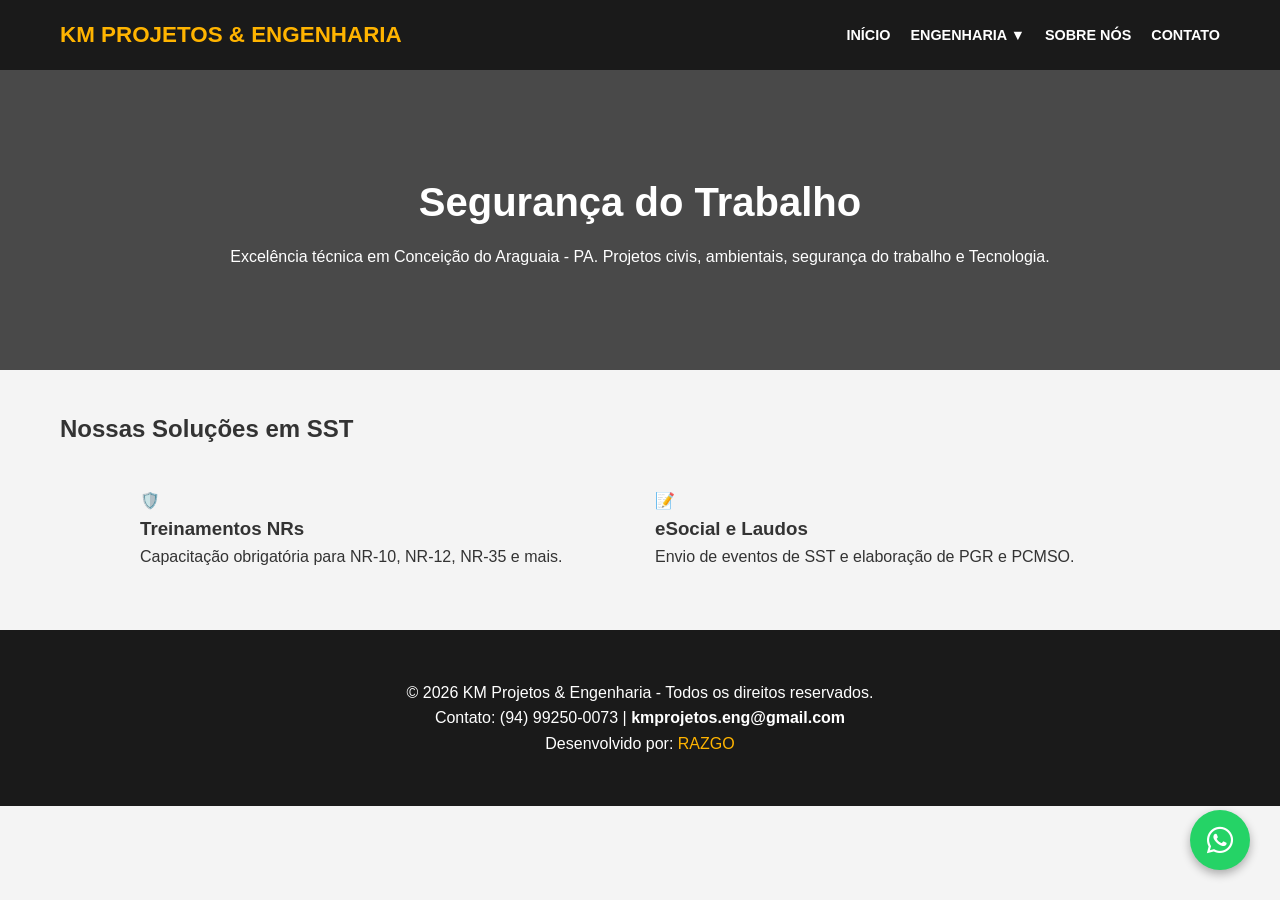
<file: engenharia/sst.html>
<!DOCTYPE html>
<html lang="pt-br">
<head>
    <meta charset="UTF-8">
    <meta name="viewport" content="width=device-width, initial-scale=1.0">
    <title>KM PROJETOS & ENGENHARIA | SST</title>
    <link rel="stylesheet" href="../style.css">
    <link rel="stylesheet" href="https://cdnjs.cloudflare.com/ajax/libs/font-awesome/6.0.0/css/all.min.css">
</head>
<body>
    <header>
        <nav class="navbar">
            <div class="logo">KM PROJETOS & ENGENHARIA</div>
            <ul class="nav-links">
                <li><a href="../index.html">INÍCIO</a></li>
                <li class="dropdown">
                    <a href="#">ENGENHARIA ▼</a>
                    <ul class="dropdown-content">
                        <li><a href="civil.html">CIVIL</a></li>
                        <li><a href="ambiental.html">AMBIENTAL</a></li>
                        <li><a href="sst.html">SST</a></li>
                        <li><a href="computacao.html">COMPUTAÇÃO</a></li>
                    </ul>
                </li>
                <li><a href="../sobre.html">SOBRE NÓS</a></li>
                <li><a href="../contato.html">CONTATO</a></li>
            </ul>
        </nav>
    </header>

    <main>
        <section class="hero">
            <h1>Segurança do Trabalho</h1>
            <p>Excelência técnica em Conceição do Araguaia - PA. Projetos civis, ambientais, segurança do trabalho e Tecnologia.</p>
        </section>

        <section class="container">
            <h2>Nossas Soluções em SST</h2>
            <div class="grid-servicos">
                <div class="card">
                    <div class="icon">🛡️</div>
                    <h3>Treinamentos NRs</h3>
                    <p>Capacitação obrigatória para NR-10, NR-12, NR-35 e mais.</p>
                </div>
                <div class="card">
                    <div class="icon">📝</div>
                    <h3>eSocial e Laudos</h3>
                    <p>Envio de eventos de SST e elaboração de PGR e PCMSO.</p>
                </div>
            </div>
        </section>
    </main>

    <footer>
        <div class="footer-content">
            <p>&copy; 2026 KM Projetos & Engenharia - Todos os direitos reservados.</p>
            <p>Contato: (94) 99250-0073 | <strong>kmprojetos.eng@gmail.com</strong></p>
            <p>Desenvolvido por: <a href="https://razgo.com.br" target="_blank" style="color: #ffb400; text-decoration: none;">RAZGO</a></p>
        </div>
    </footer>

    <a href="https://wa.me/5594992500073" class="whatsapp-float" target="_blank"><i class="fab fa-whatsapp"></i></a>
</body>
</html>
</file>
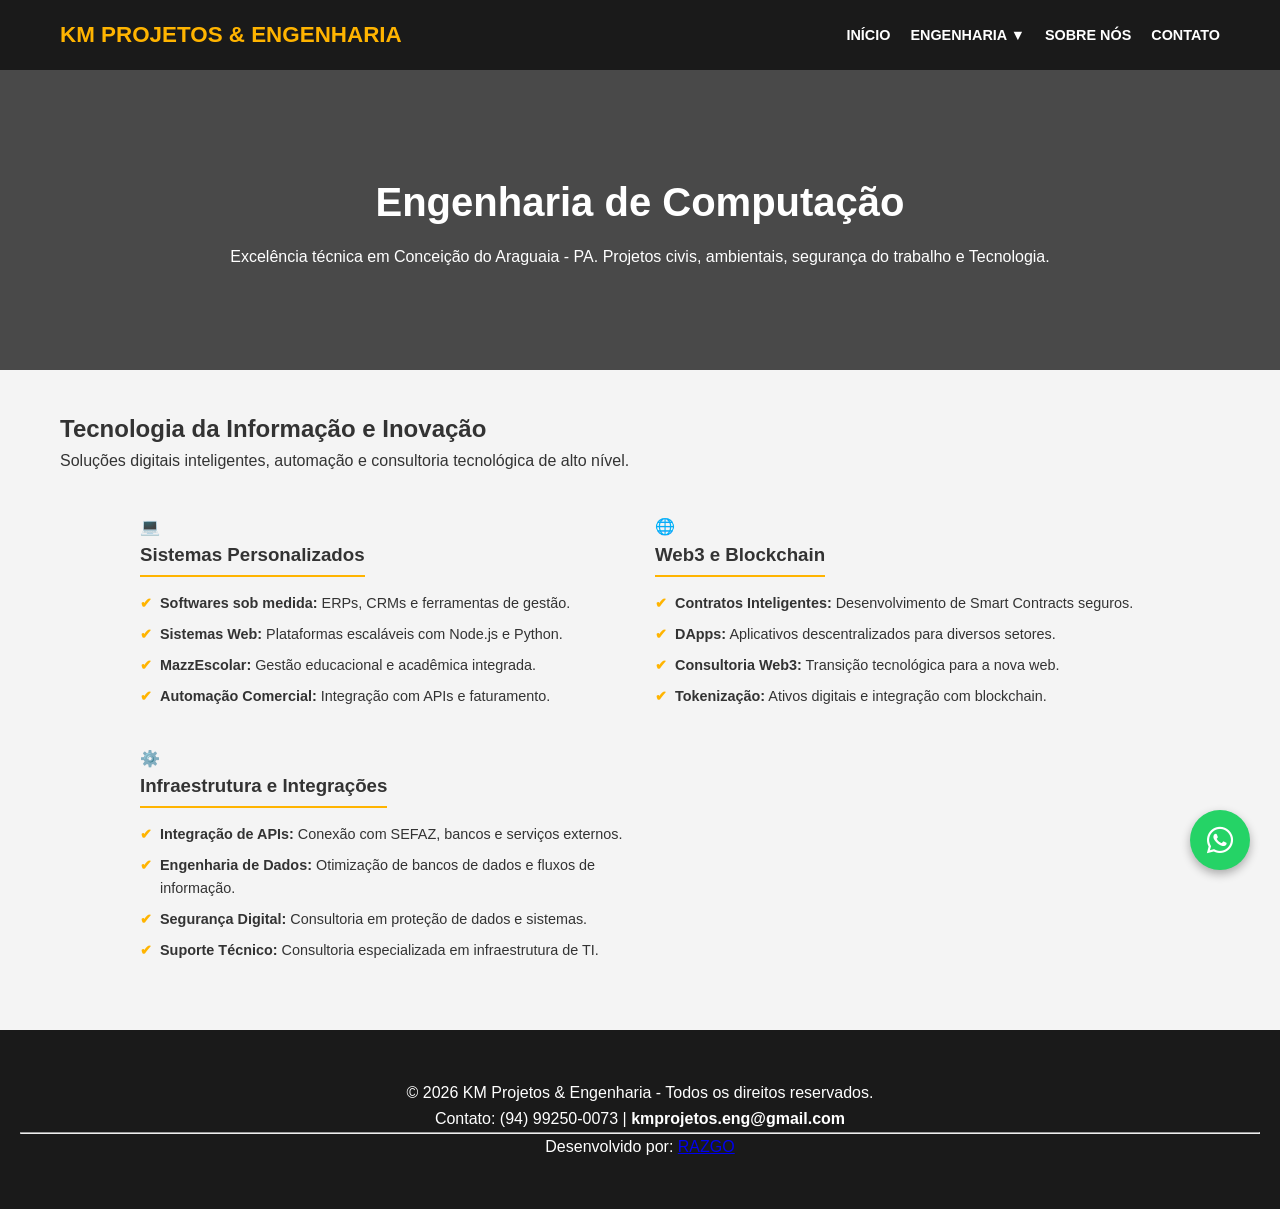
<file: engenharia/ti.html>
<!DOCTYPE html>
<html lang="pt-br">
<head>
    <meta charset="UTF-8">
    <meta name="viewport" content="width=device-width, initial-scale=1.0">
    <title>KM PROJETOS & ENGENHARIA | Computação</title>
    <link rel="stylesheet" href="../style.css">
    <link rel="stylesheet" href="https://cdnjs.cloudflare.com/ajax/libs/font-awesome/6.0.0/css/all.min.css">
    <style>
        /* Ajuste específico para listagem de serviços de Tecnologia */
        .card h3 { border-bottom: 2px solid #ffb400; display: inline-block; padding-bottom: 5px; margin-bottom: 15px; }
        .card ul { list-style: none; text-align: left; padding: 0; }
        .card ul li { margin-bottom: 8px; font-size: 0.9rem; position: relative; padding-left: 20px; }
        .card ul li::before { content: '✔'; position: absolute; left: 0; color: #ffb400; font-weight: bold; }
    </style>
</head>
<body>
    <header>
        <nav class="navbar">
            <div class="logo">KM PROJETOS & ENGENHARIA</div>
            
            <input type="checkbox" id="menu-check" style="display: none;">
            <label for="menu-check" class="menu-btn"><i class="fas fa-bars"></i></label>
            
            <ul class="nav-links">
                <li><a href="../index.html">INÍCIO</a></li>
                <li class="dropdown" onclick="void(0)">
                    <a href="#">ENGENHARIA ▼</a>
                    <ul class="dropdown-content">
                        <li><a href="engenharia/civil.html">CIVIL</a></li>
                        <li><a href="engenharia/ambiental.html">AMBIENTAL</a></li>
                        <li><a href="engenharia/saude.html">Saúde e segurança</a></li>
                        <li><a href="engenharia/ti.html">Tecnologia</a></li>
                    </ul>
                </li>
                <li><a href="../sobre.html">SOBRE NÓS</a></li>
                <li><a href="../contato.html">CONTATO</a></li>
            </ul>
        </nav>
    </header>

    <main>
        <section class="hero">
            <h1>Engenharia de Computação</h1>
            <p>Excelência técnica em Conceição do Araguaia - PA. Projetos civis, ambientais, segurança do trabalho e Tecnologia.</p>
        </section>

        <section class="container">
            <h2>Tecnologia da Informação e Inovação</h2>
            <p style="margin-bottom: 40px;">Soluções digitais inteligentes, automação e consultoria tecnológica de alto nível.</p>
            
            <div class="grid-servicos">
                
                <div class="card">
                    <div class="icon">💻</div>
                    <h3>Sistemas Personalizados</h3>
                    <ul>
                        <li><strong>Softwares sob medida:</strong> ERPs, CRMs e ferramentas de gestão.</li>
                        <li><strong>Sistemas Web:</strong> Plataformas escaláveis com Node.js e Python.</li>
                        <li><strong>MazzEscolar:</strong> Gestão educacional e acadêmica integrada.</li>
                        <li><strong>Automação Comercial:</strong> Integração com APIs e faturamento.</li>
                    </ul>
                </div>

                <div class="card">
                    <div class="icon">🌐</div>
                    <h3>Web3 e Blockchain</h3>
                    <ul>
                        <li><strong>Contratos Inteligentes:</strong> Desenvolvimento de Smart Contracts seguros.</li>
                        <li><strong>DApps:</strong> Aplicativos descentralizados para diversos setores.</li>
                        <li><strong>Consultoria Web3:</strong> Transição tecnológica para a nova web.</li>
                        <li><strong>Tokenização:</strong> Ativos digitais e integração com blockchain.</li>
                    </ul>
                </div>

                <div class="card">
                    <div class="icon">⚙️</div>
                    <h3>Infraestrutura e Integrações</h3>
                    <ul>
                        <li><strong>Integração de APIs:</strong> Conexão com SEFAZ, bancos e serviços externos.</li>
                        <li><strong>Engenharia de Dados:</strong> Otimização de bancos de dados e fluxos de informação.</li>
                        <li><strong>Segurança Digital:</strong> Consultoria em proteção de dados e sistemas.</li>
                        <li><strong>Suporte Técnico:</strong> Consultoria especializada em infraestrutura de TI.</li>
                    </ul>
                </div>

            </div>
        </section>
    </main>

    <footer>
        <div class="footer-content">
            <p>&copy; 2026 KM Projetos & Engenharia - Todos os direitos reservados.</p>
            <p>Contato: (94) 99250-0073 | <strong>kmprojetos.eng@gmail.com</strong></p>
            <hr>
            <p>Desenvolvido por: <a href="https://razgo.com.br" target="_blank">RAZGO</a></p>
        </div>
    </footer>

    <a href="https://wa.me/5594992500073" class="whatsapp-float" target="_blank">
        <i class="fab fa-whatsapp"></i>
    </a>
</body>
</html>
</file>
<file: style.css>
/* --- 1. CONFIGURAÇÕES GERAIS --- */
* {
    margin: 0;
    padding: 0;
    box-sizing: border-box;
    font-family: 'Segoe UI', Tahoma, Geneva, Verdana, sans-serif;
}

body {
    background-color: #f4f4f4;
    color: #333;
    line-height: 1.6;
    overflow-x: hidden;
}

/* --- 2. HEADER E NAVBAR (MENU ESTILO APP) --- */
header {
    background-color: #1a1a1a;
    color: white;
    position: sticky;
    top: 0;
    z-index: 1000;
    height: 70px;
    display: flex;
    align-items: center;
}

.navbar {
    max-width: 1200px;
    margin: 0 auto;
    width: 100%;
    display: flex;
    justify-content: space-between;
    align-items: center;
    padding: 0 20px;
}

.logo {
    color: #ffb400;
    font-size: 1.4rem;
    font-weight: bold;
    text-decoration: none;
}

.nav-links {
    display: flex;
    list-style: none;
}

.nav-links li {
    margin-left: 20px;
    position: relative;
}

.nav-links a {
    color: white;
    text-decoration: none;
    font-weight: 600;
    font-size: 0.9rem;
    transition: 0.3s;
}

.nav-links a:hover { color: #ffb400; }

/* Dropdown PC */
.dropdown-content {
    display: none;
    position: absolute;
    background-color: #222;
    min-width: 200px;
    top: 100%;
    left: 0;
    box-shadow: 0 8px 16px rgba(0,0,0,0.5);
}

.dropdown:hover .dropdown-content { display: block; }

#menu-check { display: none; }
.menu-btn { display: none; color: #ffb400; font-size: 1.6rem; cursor: pointer; }

/* --- 3. HERO PADRÃO --- */
.hero {
    background: linear-gradient(rgba(0,0,0,0.7), rgba(0,0,0,0.7)), url('https://images.unsplash.com/photo-1541888946425-d81bb19240f5?q=80&w=2070&auto=format&fit=crop');
    background-size: cover;
    background-position: center;
    height: 300px;
    display: flex;
    flex-direction: column;
    justify-content: center;
    align-items: center;
    color: white;
    text-align: center;
    padding: 0 20px;
}
.hero h1 { font-size: 2.5rem; margin-bottom: 10px; }

/* --- 4. GRIDS DE 2 COLUNAS (SERVIÇOS E EQUIPE - PC) --- */
.container {
    max-width: 1200px;
    margin: 40px auto;
    padding: 0 20px;
}

.grid-servicos, .equipe-grid {
    display: grid;
    grid-template-columns: 1fr 1fr; /* Força 2 por linha no PC */
    gap: 30px;
    margin-top: 40px;
    max-width: 1000px;
    margin-left: auto;
    margin-right: auto;
}

/* Membros da Equipe (SOBRE) */
.membro-card {
    background: white;
    border-radius: 10px;
    box-shadow: 0 4px 15px rgba(0,0,0,0.1);
    border-bottom: 5px solid #ffb400;
    padding: 30px;
    display: flex;
    flex-direction: column;
    align-items: center; /* Centraliza tudo abaixo da foto */
    text-align: center;
}

.foto-container {
    width: 200px;
    height: 200px;
    border-radius: 50%;
    overflow: hidden;
    border: 5px solid #ffb400;
    margin-bottom: 20px;
}

.foto-membro {
    width: 100%;
    height: 100%;
    object-fit: cover;
}

.membro-info h2 { font-size: 1.3rem; margin-bottom: 8px; color: #1a1a1a; }
.membro-info p { font-size: 0.9rem; margin: 2px 0; color: #555; }

.crea-box {
    margin-top: 12px;
    background: #eee;
    padding: 4px 10px;
    font-weight: bold;
    font-size: 0.8rem;
    display: inline-block;
    border-radius: 4px;
}

/* --- 5. GRID DE CONTATO (3 COLUNAS - PC) --- */
.contato-grid {
    display: flex; /* Ativa alinhamento horizontal */
    flex-direction: row;
    justify-content: center;
    gap: 25px;
    margin: 50px auto;
    max-width: 1100px;
    flex-wrap: nowrap; /* Impede quebrar linha no PC */
}

.contato-card {
    background: white;
    padding: 40px 20px;
    border-radius: 10px;
    box-shadow: 0 4px 15px rgba(0,0,0,0.1);
    border-bottom: 5px solid #ffb400;
    flex: 1; /* Divide o espaço igualmente em 3 */
    max-width: 350px;
    text-align: center;
    display: flex;
    flex-direction: column;
    align-items: center;
}

.contato-icon { font-size: 3rem; color: #ffb400; margin-bottom: 15px; }

.btn-contato {
    display: inline-block;
    margin-top: 15px;
    padding: 10px 20px;
    background-color: #1a1a1a;
    color: #ffb400;
    text-decoration: none;
    font-weight: bold;
    border-radius: 5px;
    transition: 0.3s;
}

.btn-contato:hover { background-color: #ffb400; color: #1a1a1a; }

/* --- 6. RODAPÉ E WHATSAPP --- */
footer {
    background-color: #1a1a1a;
    color: white;
    padding: 50px 20px;
    text-align: center;
    margin-top: 60px;
    width: 100%;
}

.whatsapp-float {
    position: fixed;
    bottom: 30px;
    right: 30px;
    background-color: #25d366;
    color: white;
    width: 60px;
    height: 60px;
    border-radius: 50%;
    display: flex;
    justify-content: center;
    align-items: center;
    font-size: 30px;
    z-index: 2000;
    text-decoration: none;
    box-shadow: 0 4px 10px rgba(0,0,0,0.3);
}

/* --- 7. RESPONSIVIDADE (MOBILE ESTILO APP) --- */
@media (max-width: 768px) {
    .menu-btn { display: block; }
    .nav-links {
        position: fixed;
        top: 70px;
        left: -100%;
        background-color: #1a1a1a;
        width: 100%;
        height: calc(100vh - 70px);
        flex-direction: column;
        align-items: center;
        padding-top: 30px;
        transition: 0.4s;
        z-index: 999;
    }
    #menu-check:checked ~ .nav-links { left: 0; }
    
    /* No celular, tudo vira 1 coluna vertical */
    .grid-servicos, .equipe-grid, .contato-grid {
        grid-template-columns: 1fr;
        flex-direction: column;
        align-items: center;
        flex-wrap: wrap;
    }
    .contato-card { width: 100%; max-width: 100%; }
    .foto-container { width: 180px; height: 180px; }
}

/* ID para centralizar e enquadrar o rosto do Alexsandro */
#alexsandro-foto {
    object-fit: contain; /* Enquadra a foto inteira dentro do círculo, sem cortar */
    object-position: center; /* Mantém o foco no centro da foto */
    transform: scale(1.15); /* Aumenta levemente a imagem para preencher o círculo */
}
</file>
